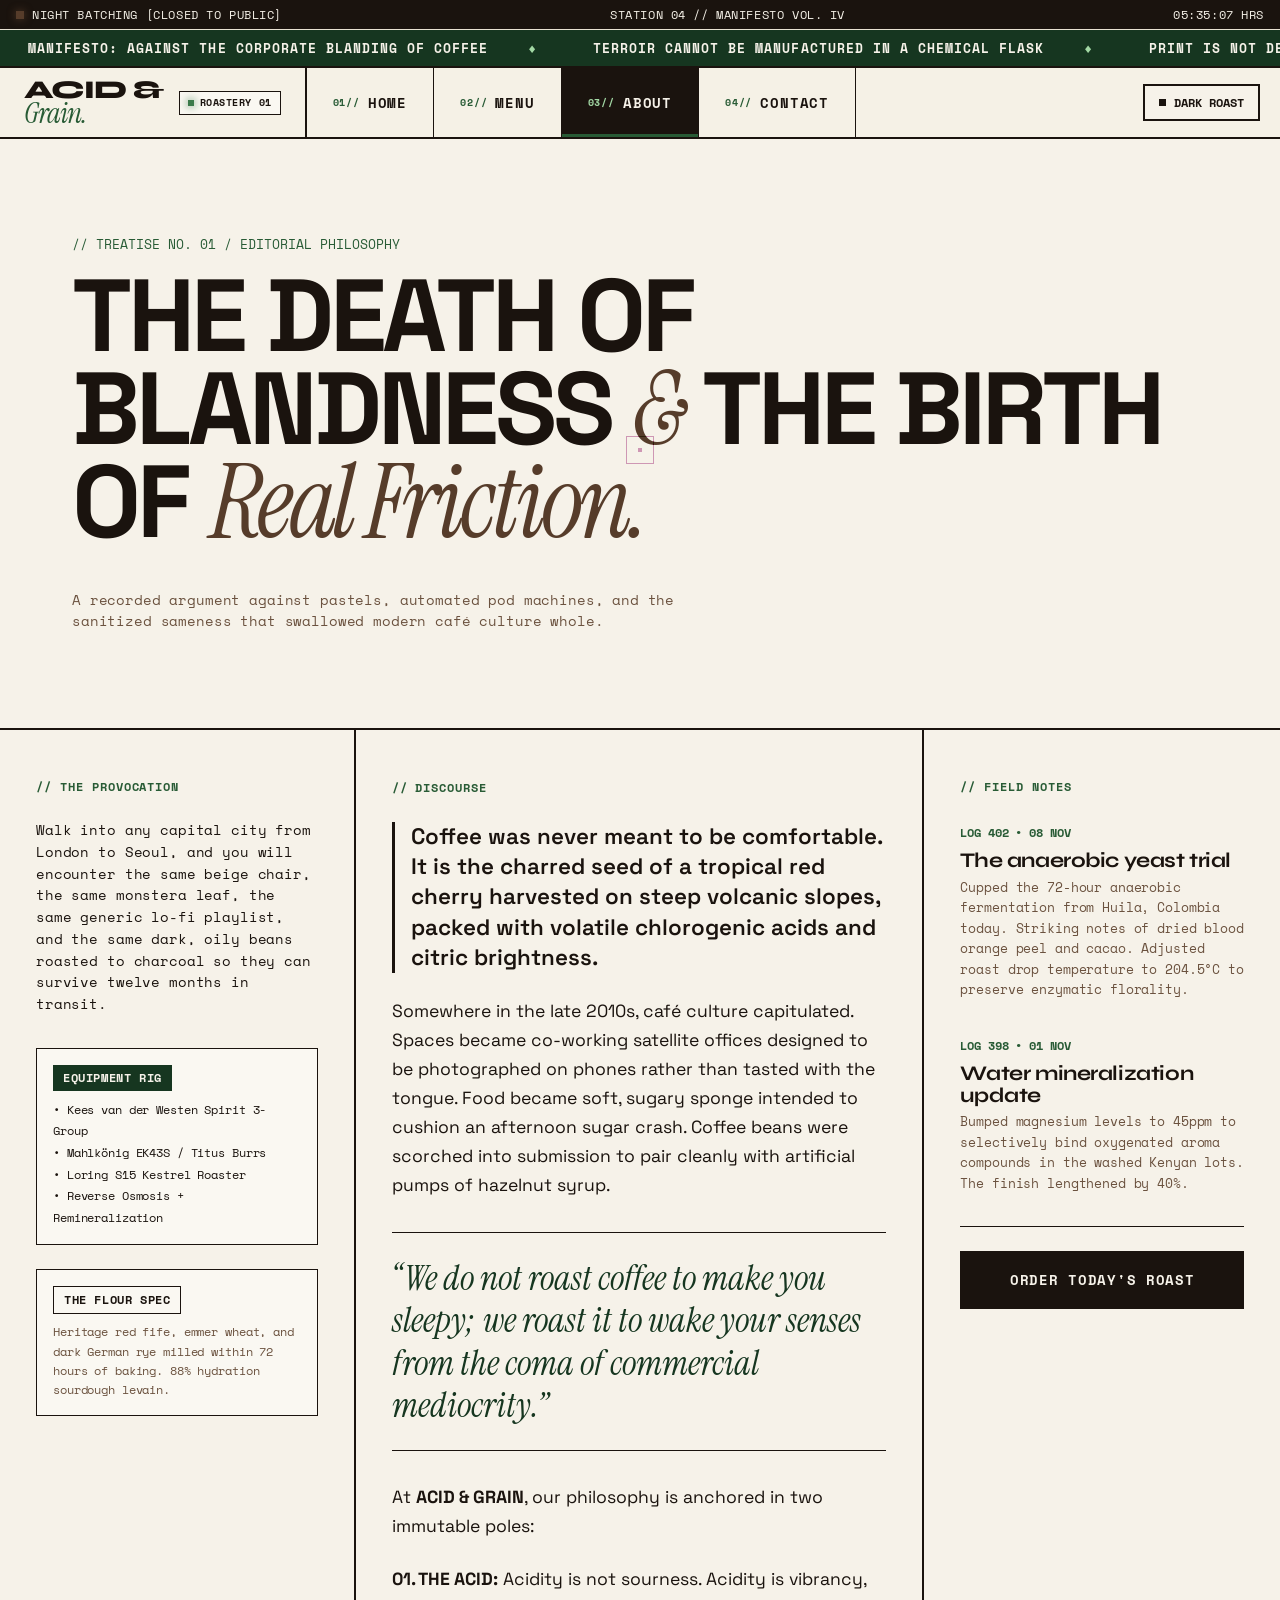
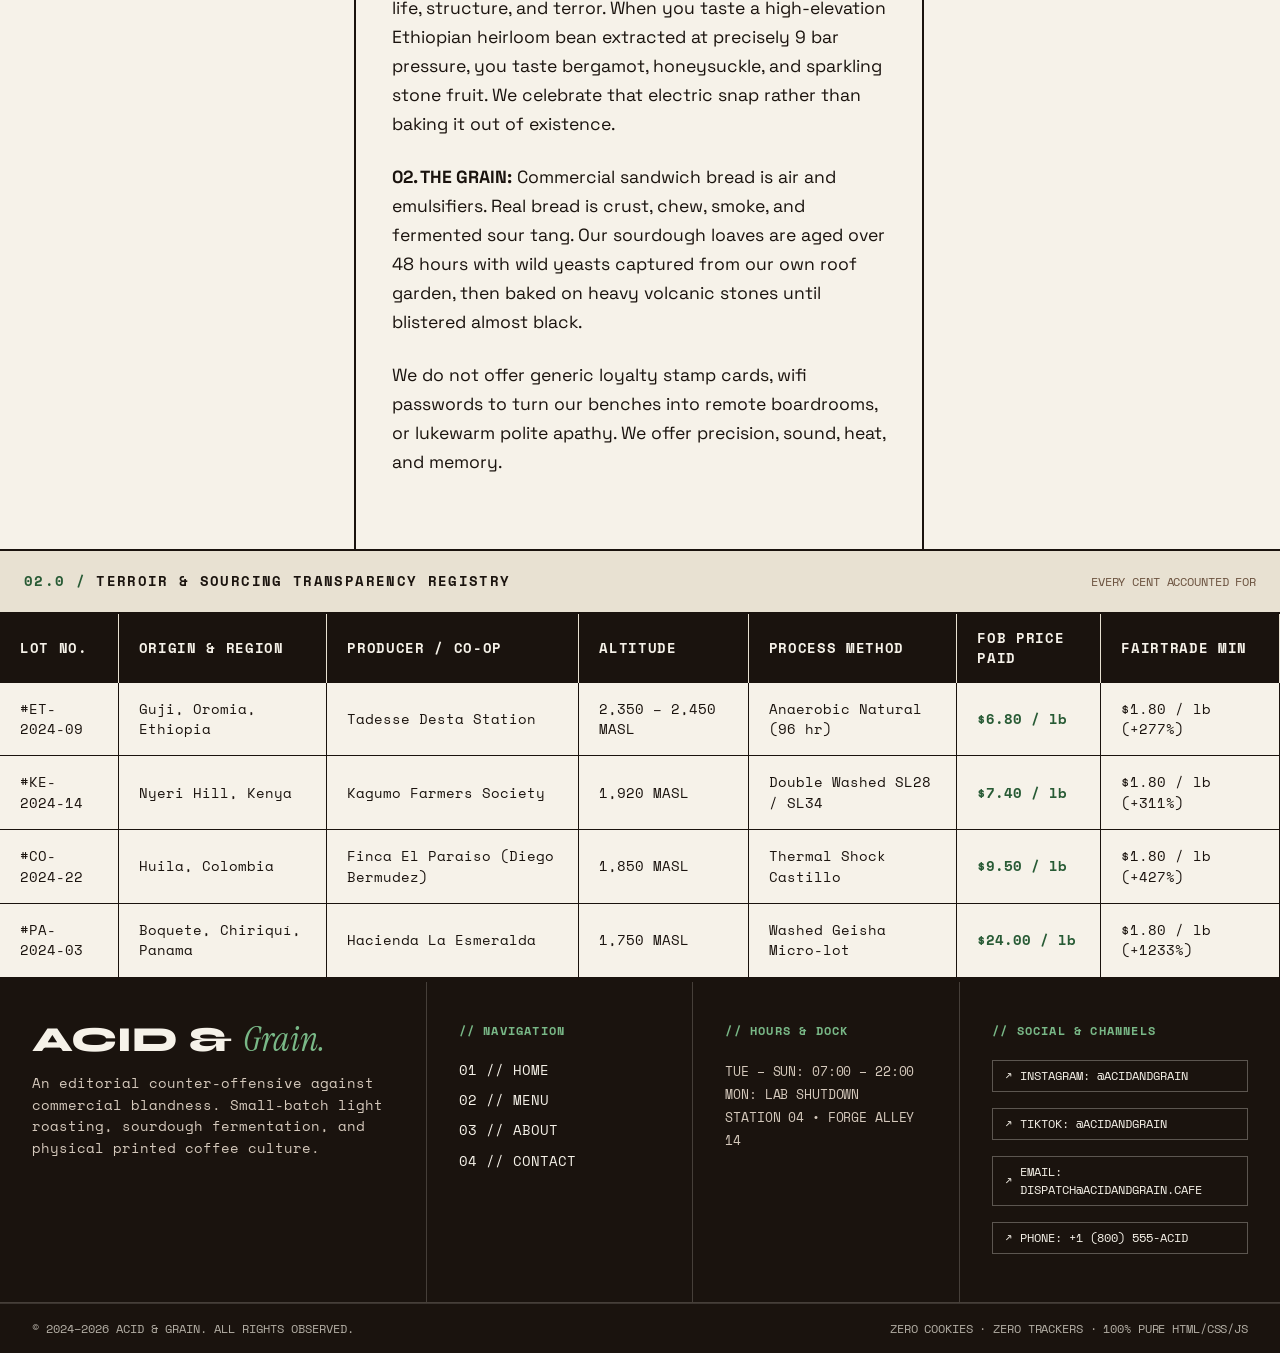
<file: about.html>
<!DOCTYPE html>
<html lang="en">

<head>
  <meta charset="UTF-8">
  <meta name="viewport" content="width=device-width, initial-scale=1.0">
  <title>ACID &amp; GRAIN CAFE</title>
  <meta name="description"
    content="An independent editorial treatise on coffee extraction, wild sourdough fermentation, and intentional café culture.">
  <link rel="icon" type="image/svg+xml" href="favicon.svg">
  <link rel="alternate icon" href="assets/favicon.svg">
  <link rel="stylesheet" href="css/style.css">
</head>

<body>

  <!-- Top System Telemetry Bar -->
  <aside class="system-status-bar" aria-label="Roastery Telemetry">
    <div class="status-indicator" id="roastery-status">
      <span class="status-dot"></span> EXTRACTION LIVE [ACTIVE]
    </div>
    <div>STATION 04 // MANIFESTO VOL. IV</div>
    <div style="display: flex; gap: 16px; align-items: center;">
      <span id="live-clock">00:00:00 HRS</span>
    </div>
  </aside>

  <!-- Live Marquee Ticker -->
  <div class="ticker-wrap" aria-hidden="true">
    <div class="ticker">
      <div class="ticker-item">MANIFESTO: AGAINST THE CORPORATE BLANDING OF COFFEE</div>
      <div class="ticker-item">TERROIR CANNOT BE MANUFACTURED IN A CHEMICAL FLASK</div>
      <div class="ticker-item">PRINT IS NOT DEAD // NEITHER IS ACIDITY</div>
      <div class="ticker-item">100% DIRECT TRADE · NO INTERMEDIARY EXPORTERS</div>
      <div class="ticker-item">MANIFESTO: AGAINST THE CORPORATE BLANDING OF COFFEE</div>
      <div class="ticker-item">TERROIR CANNOT BE MANUFACTURED IN A CHEMICAL FLASK</div>
    </div>
  </div>

  <!-- Primary Navigation -->
  <header class="site-header">
    <nav class="header-grid" aria-label="Main Navigation">
      <div class="brand-col">
        <a href="index.html" class="brand-mark" aria-label="Acid & Grain Homepage">
          <span>ACID &amp;</span>
          <span>Grain.</span>
        </a>
        <div class="brand-badge-pill" title="Current Batch">
          <span class="status-dot" style="width: 6px; height: 6px;"></span>
          <span>ROASTERY 01</span>
        </div>
      </div>

      <div class="nav-links-col">
        <a href="index.html" class="nav-item">
          <span class="index-tag">01//</span> HOME
        </a>
        <a href="menu.html" class="nav-item">
          <span class="index-tag">02//</span> MENU
          <span class="nav-slip-badge" id="nav-slip-count" style="display: none;">(0)</span>
        </a>
        <a href="about.html" class="nav-item active">
          <span class="index-tag">03//</span> ABOUT
        </a>
        <a href="contact.html" class="nav-item">
          <span class="index-tag">04//</span> CONTACT
        </a>
      </div>

      <div class="header-actions-col">
        <button class="toggle-btn" id="theme-toggle" aria-label="Toggle Dark Roast Mode">
          <span class="toggle-indicator-dot" aria-hidden="true"></span>
          <span class="theme-text">DARK ROAST</span>
        </button>
      </div>
    </nav>
  </header>

  <main class="main-wrapper">
    <!-- Editorial Hero -->
    <section class="editorial-hero">
      <div class="editorial-kicker">// TREATISE NO. 01 / EDITORIAL PHILOSOPHY</div>
      <h1 class="editorial-giant-title">
        The Death of Blandness <em>&amp;</em> the Birth of <em>Real Friction.</em>
      </h1>
      <div class="mono" style="font-size: 0.9rem; color: var(--text-muted); max-width: 650px;">
        A recorded argument against pastels, automated pod machines, and the sanitized sameness that swallowed modern
        café culture whole.
      </div>
    </section>

    <!-- Asymmetrical Editorial Story Grid -->
    <section class="story-columns">
      <!-- Left Column: Context & Metadata -->
      <aside class="story-col">
        <div class="story-col-label">// THE PROVOCATION</div>
        <p class="mono" style="font-size: 0.85rem; line-height: 1.6; margin-bottom: 32px;">
          Walk into any capital city from London to Seoul, and you will encounter the same beige chair, the same
          monstera leaf, the same generic lo-fi playlist, and the same dark, oily beans roasted to charcoal so they can
          survive twelve months in transit.
        </p>

        <div style="border: var(--border-thin); padding: 16px; background: var(--bg-card); margin-bottom: 24px;">
          <div class="stamp" style="margin-bottom: 8px;">EQUIPMENT RIG</div>
          <ul class="mono" style="font-size: 0.75rem; list-style: none; line-height: 1.8;">
            <li>&bull; Kees van der Westen Spirit 3-Group</li>
            <li>&bull; Mahlk&ouml;nig EK43S / Titus Burrs</li>
            <li>&bull; Loring S15 Kestrel Roaster</li>
            <li>&bull; Reverse Osmosis + Remineralization</li>
          </ul>
        </div>

        <div style="border: var(--border-thin); padding: 16px; background: var(--bg-card);">
          <div class="stamp stamp-outline" style="margin-bottom: 8px;">THE FLOUR SPEC</div>
          <p class="mono" style="font-size: 0.75rem; line-height: 1.6; color: var(--text-muted);">
            Heritage red fife, emmer wheat, and dark German rye milled within 72 hours of baking. 88% hydration
            sourdough levain.
          </p>
        </div>
      </aside>

      <!-- Center Column: The Primary Manifesto Text -->
      <article class="story-col story-body">
        <div class="story-col-label">// DISCOURSE</div>
        <p class="lead">
          Coffee was never meant to be comfortable. It is the charred seed of a tropical red cherry harvested on steep
          volcanic slopes, packed with volatile chlorogenic acids and citric brightness.
        </p>

        <p>
          Somewhere in the late 2010s, café culture capitulated. Spaces became co-working satellite offices designed to
          be photographed on phones rather than tasted with the tongue. Food became soft, sugary sponge intended to
          cushion an afternoon sugar crash. Coffee beans were scorched into submission to pair cleanly with artificial
          pumps of hazelnut syrup.
        </p>

        <blockquote class="pull-quote">
          “We do not roast coffee to make you sleepy; we roast it to wake your senses from the coma of commercial
          mediocrity.”
        </blockquote>

        <p>
          At <strong>ACID &amp; GRAIN</strong>, our philosophy is anchored in two immutable poles:
        </p>

        <p>
          <strong>01. THE ACID:</strong> Acidity is not sourness. Acidity is vibrancy, life, structure, and terror. When
          you taste a high-elevation Ethiopian heirloom bean extracted at precisely 9 bar pressure, you taste bergamot,
          honeysuckle, and sparkling stone fruit. We celebrate that electric snap rather than baking it out of
          existence.
        </p>

        <p>
          <strong>02. THE GRAIN:</strong> Commercial sandwich bread is air and emulsifiers. Real bread is crust, chew,
          smoke, and fermented sour tang. Our sourdough loaves are aged over 48 hours with wild yeasts captured from our
          own roof garden, then baked on heavy volcanic stones until blistered almost black.
        </p>

        <p>
          We do not offer generic loyalty stamp cards, wifi passwords to turn our benches into remote boardrooms, or
          lukewarm polite apathy. We offer precision, sound, heat, and memory.
        </p>
      </article>

      <!-- Right Column: Roaster's Log & Artifacts -->
      <aside class="story-col">
        <div class="story-col-label">// FIELD NOTES</div>

        <div style="margin-bottom: 32px;">
          <span class="mono" style="font-size: 0.75rem; color: var(--green-acid); font-weight: 700;">LOG 402 &bull; 08
            NOV</span>
          <h4 style="font-family: var(--font-display); font-size: 1.3rem; margin: 6px 0;">The anaerobic yeast trial</h4>
          <p class="mono" style="font-size: 0.8rem; line-height: 1.6; color: var(--text-muted);">
            Cupped the 72-hour anaerobic fermentation from Huila, Colombia today. Striking notes of dried blood orange
            peel and cacao. Adjusted roast drop temperature to 204.5°C to preserve enzymatic florality.
          </p>
        </div>

        <div style="margin-bottom: 32px;">
          <span class="mono" style="font-size: 0.75rem; color: var(--green-acid); font-weight: 700;">LOG 398 &bull; 01
            NOV</span>
          <h4 style="font-family: var(--font-display); font-size: 1.3rem; margin: 6px 0;">Water mineralization update
          </h4>
          <p class="mono" style="font-size: 0.8rem; line-height: 1.6; color: var(--text-muted);">
            Bumped magnesium levels to 45ppm to selectively bind oxygenated aroma compounds in the washed Kenyan lots.
            The finish lengthened by 40%.
          </p>
        </div>

        <div style="border-top: var(--border-thin); padding-top: 24px;">
          <a href="menu.html" class="btn-brutal" style="width: 100%;">
            <span>ORDER TODAY'S ROAST</span>
          </a>
        </div>
      </aside>
    </section>

    <!-- Sourcing Transparency Table -->
    <section>
      <header class="section-header">
        <div class="section-title">
          <span class="section-counter">02.0 /</span> TERROIR &amp; SOURCING TRANSPARENCY REGISTRY
        </div>
        <div class="mono" style="font-size: 0.75rem; color: var(--text-muted);">
          EVERY CENT ACCOUNTED FOR
        </div>
      </header>

      <div class="data-table-wrap">
        <table class="brutal-table">
          <thead>
            <tr>
              <th>LOT NO.</th>
              <th>ORIGIN &amp; REGION</th>
              <th>PRODUCER / CO-OP</th>
              <th>ALTITUDE</th>
              <th>PROCESS METHOD</th>
              <th>FOB PRICE PAID</th>
              <th>FAIRTRADE MIN</th>
            </tr>
          </thead>
          <tbody>
            <tr>
              <td>#ET-2024-09</td>
              <td>Guji, Oromia, Ethiopia</td>
              <td>Tadesse Desta Station</td>
              <td>2,350 &ndash; 2,450 MASL</td>
              <td>Anaerobic Natural (96 hr)</td>
              <td style="color: var(--green-acid); font-weight: bold;">$6.80 / lb</td>
              <td>$1.80 / lb (+277%)</td>
            </tr>
            <tr>
              <td>#KE-2024-14</td>
              <td>Nyeri Hill, Kenya</td>
              <td>Kagumo Farmers Society</td>
              <td>1,920 MASL</td>
              <td>Double Washed SL28 / SL34</td>
              <td style="color: var(--green-acid); font-weight: bold;">$7.40 / lb</td>
              <td>$1.80 / lb (+311%)</td>
            </tr>
            <tr>
              <td>#CO-2024-22</td>
              <td>Huila, Colombia</td>
              <td>Finca El Paraiso (Diego Bermudez)</td>
              <td>1,850 MASL</td>
              <td>Thermal Shock Castillo</td>
              <td style="color: var(--green-acid); font-weight: bold;">$9.50 / lb</td>
              <td>$1.80 / lb (+427%)</td>
            </tr>
            <tr>
              <td>#PA-2024-03</td>
              <td>Boquete, Chiriqu&iacute;, Panama</td>
              <td>Hacienda La Esmeralda</td>
              <td>1,750 MASL</td>
              <td>Washed Geisha Micro-lot</td>
              <td style="color: var(--green-acid); font-weight: bold;">$24.00 / lb</td>
              <td>$1.80 / lb (+1233%)</td>
            </tr>
          </tbody>
        </table>
      </div>
    </section>
  </main>

  <!-- Editorial Brutalist Footer -->
  <footer class="site-footer">
    <div class="footer-top-grid">
      <div class="footer-col">
        <div class="footer-brand">ACID &amp; <span>Grain.</span></div>
        <p class="footer-tagline">
          An editorial counter-offensive against commercial blandness. Small-batch light roasting, sourdough
          fermentation, and physical printed coffee culture.
        </p>
      </div>

      <div class="footer-col">
        <div class="footer-heading">// NAVIGATION</div>
        <ul class="footer-links">
          <li><a href="index.html">01 // HOME</a></li>
          <li><a href="menu.html">02 // MENU</a></li>
          <li><a href="about.html">03 // ABOUT</a></li>
          <li><a href="contact.html">04 // CONTACT</a></li>
        </ul>
      </div>

      <div class="footer-col">
        <div class="footer-heading">// HOURS &amp; DOCK</div>
        <div class="mono footer-schedule">
          TUE &ndash; SUN: 07:00 &ndash; 22:00<br>
          MON: LAB SHUTDOWN<br>
          STATION 04 &bull; FORGE ALLEY 14
        </div>
      </div>

      <div class="footer-col">
        <div class="footer-heading">// SOCIAL &amp; CHANNELS</div>
        <div style="display: flex; flex-direction: column; gap: 8px;">
          <a href="https://instagram.com" target="_blank" rel="noopener noreferrer" class="footer-social-pill">
            <span>↗</span> INSTAGRAM: @ACIDANDGRAIN
          </a>
          <a href="https://tiktok.com" target="_blank" rel="noopener noreferrer" class="footer-social-pill">
            <span>↗</span> TIKTOK: @ACIDANDGRAIN
          </a>
          <a href="mailto:dispatch@acidandgrain.cafe" class="footer-social-pill">
            <span>↗</span> EMAIL: DISPATCH@ACIDANDGRAIN.CAFE
          </a>
          <a href="tel:+18005552243" class="footer-social-pill">
            <span>↗</span> PHONE: +1 (800) 555-ACID
          </a>
        </div>
      </div>
    </div>

    <div class="footer-bottom-bar">
      <span>&copy; 2024&ndash;2026 ACID &amp; GRAIN. ALL RIGHTS OBSERVED.</span>
      <span class="mono">ZERO COOKIES · ZERO TRACKERS · 100% PURE HTML/CSS/JS</span>
    </div>
  </footer>

  <script src="js/main.js"></script>
</body>

</html>
</file>
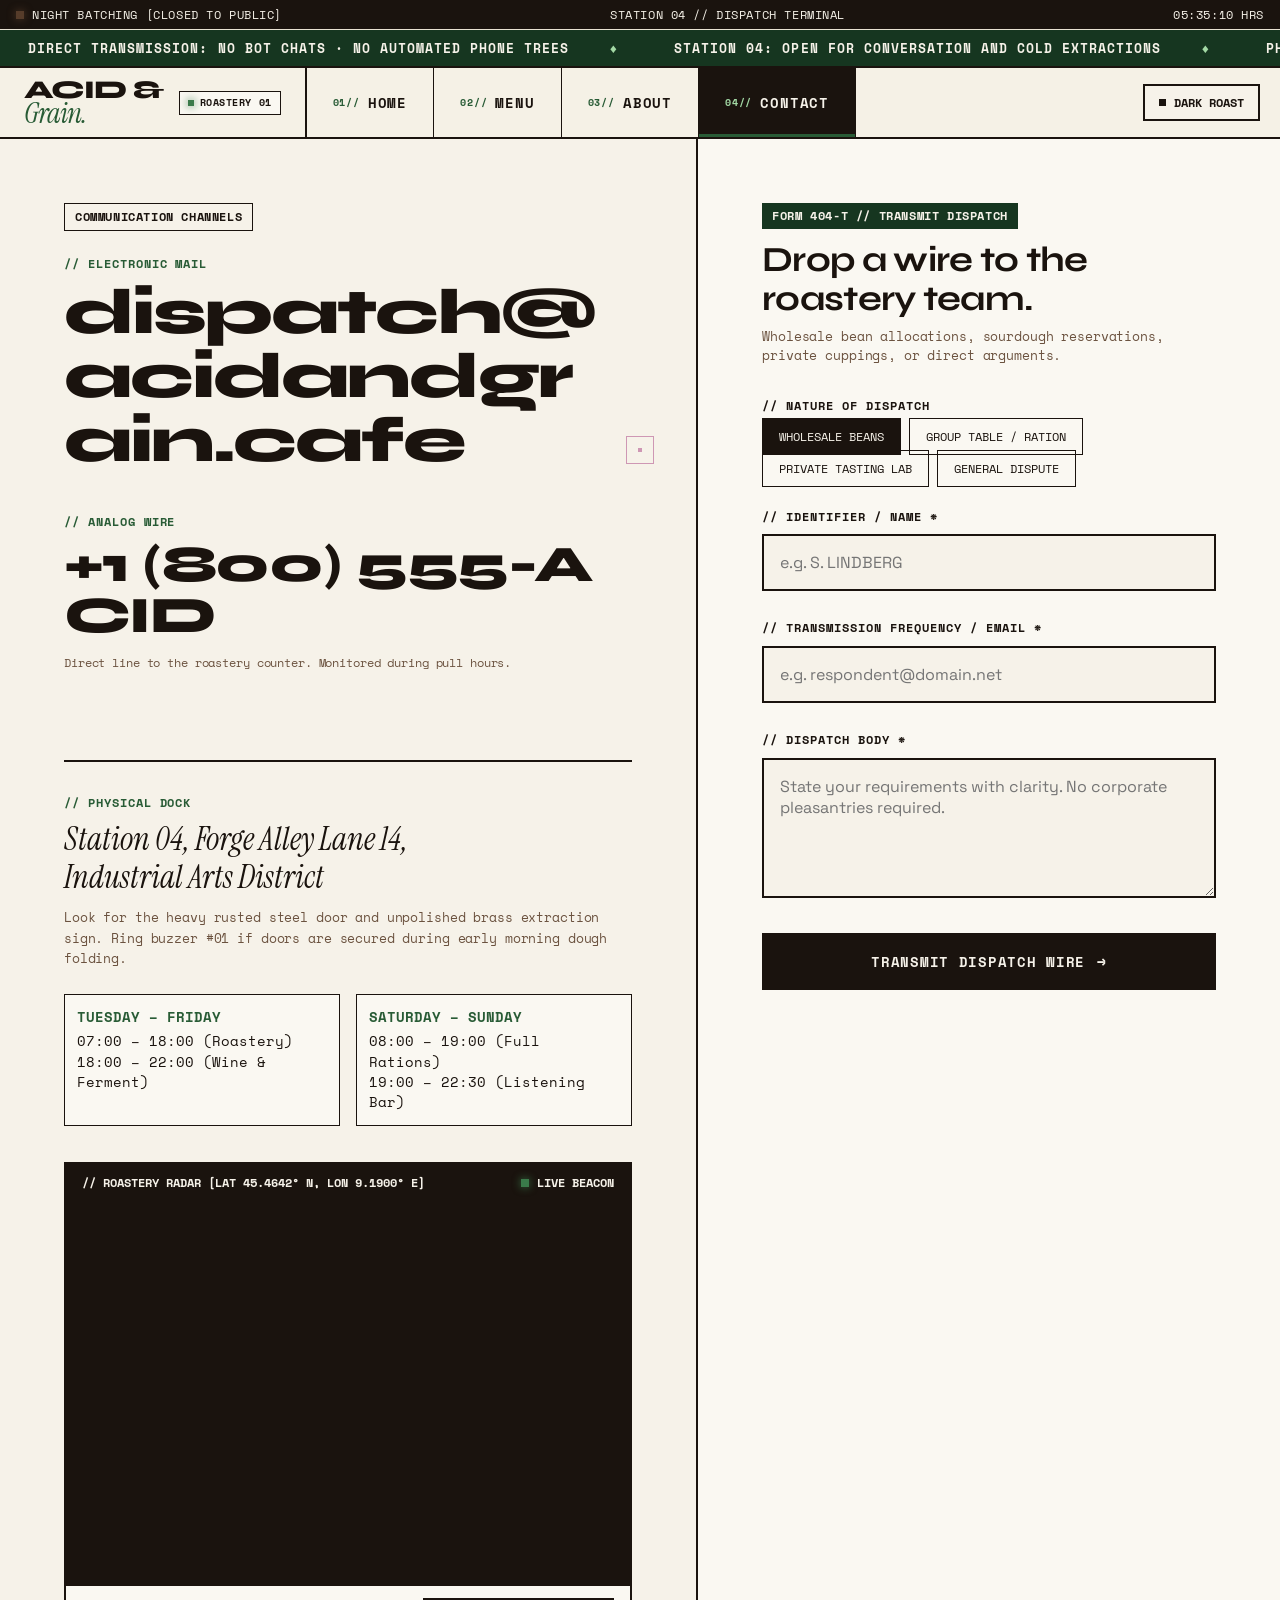
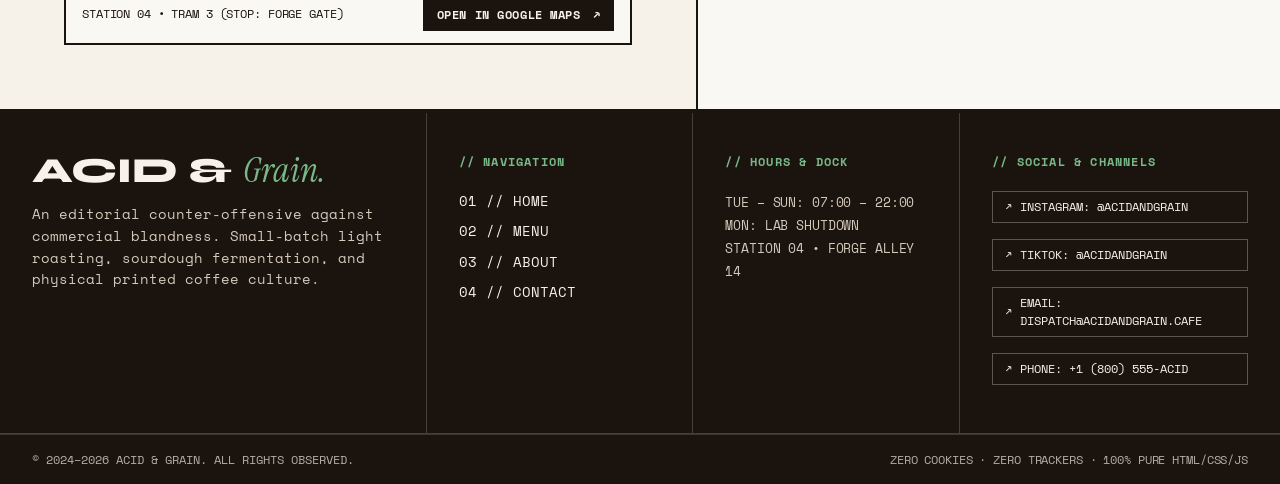
<file: contact.html>
<!DOCTYPE html>
<html lang="en">

<head>
  <meta charset="UTF-8">
  <meta name="viewport" content="width=device-width, initial-scale=1.0">
  <title>ACID &amp; GRAIN CAFE</title>
  <meta name="description" content="Coordinates, direct terminal contact, and roastery dispatch for Acid & Grain Cafe.">
  <link rel="icon" type="image/svg+xml" href="favicon.svg">
  <link rel="alternate icon" href="assets/favicon.svg">
  <link rel="stylesheet" href="css/style.css">
</head>

<body>

  <!-- Top System Telemetry Bar -->
  <aside class="system-status-bar" aria-label="Roastery Telemetry">
    <div class="status-indicator" id="roastery-status">
      <span class="status-dot"></span> EXTRACTION LIVE [ACTIVE]
    </div>
    <div>STATION 04 // DISPATCH TERMINAL</div>
    <div style="display: flex; gap: 16px; align-items: center;">
      <span id="live-clock">00:00:00 HRS</span>
    </div>
  </aside>

  <!-- Live Marquee Ticker -->
  <div class="ticker-wrap" aria-hidden="true">
    <div class="ticker">
      <div class="ticker-item">DIRECT TRANSMISSION: NO BOT CHATS · NO AUTOMATED PHONE TREES</div>
      <div class="ticker-item">STATION 04: OPEN FOR CONVERSATION AND COLD EXTRACTIONS</div>
      <div class="ticker-item">PHYSICAL VISITATION STRONGLY ENCOURAGED</div>
      <div class="ticker-item">DIRECT TRANSMISSION: NO BOT CHATS · NO AUTOMATED PHONE TREES</div>
      <div class="ticker-item">STATION 04: OPEN FOR CONVERSATION AND COLD EXTRACTIONS</div>
    </div>
  </div>

  <!-- Primary Navigation -->
  <header class="site-header">
    <nav class="header-grid" aria-label="Main Navigation">
      <div class="brand-col">
        <a href="index.html" class="brand-mark" aria-label="Acid & Grain Homepage">
          <span>ACID &amp;</span>
          <span>Grain.</span>
        </a>
        <div class="brand-badge-pill" title="Current Batch">
          <span class="status-dot" style="width: 6px; height: 6px;"></span>
          <span>ROASTERY 01</span>
        </div>
      </div>

      <div class="nav-links-col">
        <a href="index.html" class="nav-item">
          <span class="index-tag">01//</span> HOME
        </a>
        <a href="menu.html" class="nav-item">
          <span class="index-tag">02//</span> MENU
          <span class="nav-slip-badge" id="nav-slip-count" style="display: none;">(0)</span>
        </a>
        <a href="about.html" class="nav-item">
          <span class="index-tag">03//</span> ABOUT
        </a>
        <a href="contact.html" class="nav-item active">
          <span class="index-tag">04//</span> CONTACT
        </a>
      </div>

      <div class="header-actions-col">
        <button class="toggle-btn" id="theme-toggle" aria-label="Toggle Dark Roast Mode">
          <span class="toggle-indicator-dot" aria-hidden="true"></span>
          <span class="theme-text">DARK ROAST</span>
        </button>
      </div>
    </nav>
  </header>

  <main class="main-wrapper">
    <div class="contact-grid">
      <!-- Left Column: Prominent Typography & Coordinates -->
      <section class="contact-info-pane">
        <div>
          <div class="stamp stamp-outline" style="margin-bottom: 24px;">COMMUNICATION CHANNELS</div>

          <div style="margin-bottom: 40px;">
            <span class="form-label"
              style="color: var(--green-acid); font-family: var(--font-mono); font-size: 0.75rem;">// ELECTRONIC
              MAIL</span>
            <a href="mailto:dispatch@acidandgrain.internal" class="giant-contact-link">
              dispatch@<br>acidandgrain.cafe
            </a>
          </div>

          <div style="margin-bottom: 40px;">
            <span class="form-label"
              style="color: var(--green-acid); font-family: var(--font-mono); font-size: 0.75rem;">// ANALOG WIRE</span>
            <a href="tel:+18005552243" class="giant-contact-link" style="font-size: clamp(2rem, 4vw, 3.4rem);">
              +1 (800) 555-ACID
            </a>
            <div class="mono" style="font-size: 0.75rem; color: var(--text-muted); margin-top: -12px;">
              Direct line to the roastery counter. Monitored during pull hours.
            </div>
          </div>
        </div>

        <div class="location-block">
          <span class="form-label"
            style="color: var(--green-acid); font-family: var(--font-mono); font-size: 0.75rem;">// PHYSICAL DOCK</span>
          <div class="location-address">
            Station 04, Forge Alley Lane 14,<br>
            Industrial Arts District
          </div>
          <p class="mono" style="font-size: 0.8rem; color: var(--text-muted); line-height: 1.6;">
            Look for the heavy rusted steel door and unpolished brass extraction sign. Ring buzzer #01 if doors are
            secured during early morning dough folding.
          </p>

          <!-- Operating Hours Matrix -->
          <div class="location-hours-matrix">
            <div class="hours-cell">
              <strong>TUESDAY &ndash; FRIDAY</strong>
              <span>07:00 &ndash; 18:00 (Roastery)</span><br>
              <span>18:00 &ndash; 22:00 (Wine &amp; Ferment)</span>
            </div>
            <div class="hours-cell">
              <strong>SATURDAY &ndash; SUNDAY</strong>
              <span>08:00 &ndash; 19:00 (Full Rations)</span><br>
              <span>19:00 &ndash; 22:30 (Listening Bar)</span>
            </div>
          </div>

          <!-- Interactive Map Container -->
          <div class="contact-map-wrapper">
            <div class="map-header-bar">
              <span>// ROASTERY RADAR [LAT 45.4642° N, LON 9.1900° E]</span>
              <span class="status-indicator">
                <span class="status-dot"></span> LIVE BEACON
              </span>
            </div>
            <div class="map-frame-container">
              <iframe class="map-frame" title="Café Roastery Location Map"
                src="https://www.openstreetmap.org/export/embed.html?bbox=9.1750%2C45.4550%2C9.2050%2C45.4750&amp;layer=mapnik&amp;marker=45.4642%2C9.1900"
                loading="lazy">
              </iframe>
            </div>
            <div class="map-actions-bar">
              <div class="mono" style="font-size: 0.75rem; color: var(--text);">
                STATION 04 &bull; TRAM 3 (STOP: FORGE GATE)
              </div>
              <div style="display: flex; gap: 8px;">
                <a href="https://maps.google.com/?q=45.4642,9.1900" target="_blank" rel="noopener noreferrer"
                  class="btn-brutal" style="padding: 6px 12px; font-size: 0.72rem;">
                  <span>OPEN IN GOOGLE MAPS</span>
                  <span>↗</span>
                </a>
              </div>
            </div>
          </div>
        </div>
      </section>

      <!-- Right Column: Brutalist Dispatch Form -->
      <section class="contact-form-pane">
        <div style="margin-bottom: 32px;">
          <div class="stamp" style="margin-bottom: 12px;">FORM 404-T // TRANSMIT DISPATCH</div>
          <h2 style="font-family: var(--font-display); font-size: 2.2rem; line-height: 1.1; margin-bottom: 8px;">
            Drop a wire to the roastery team.
          </h2>
          <p class="mono" style="font-size: 0.8rem; color: var(--text-muted);">
            Wholesale bean allocations, sourdough reservations, private cuppings, or direct arguments.
          </p>
        </div>

        <form id="contact-form" autocomplete="off">
          <div class="form-group">
            <label class="form-label" for="c-intent">// NATURE OF DISPATCH</label>
            <div class="radio-pills">
              <label>
                <input type="radio" name="intent" value="bean" checked>
                <span class="radio-pill-label">WHOLESALE BEANS</span>
              </label>
              <label>
                <input type="radio" name="intent" value="table">
                <span class="radio-pill-label">GROUP TABLE / RATION</span>
              </label>
              <label>
                <input type="radio" name="intent" value="cupping">
                <span class="radio-pill-label">PRIVATE TASTING LAB</span>
              </label>
              <label>
                <input type="radio" name="intent" value="general">
                <span class="radio-pill-label">GENERAL DISPUTE</span>
              </label>
            </div>
          </div>

          <div class="form-group">
            <label class="form-label" for="c-name">// IDENTIFIER / NAME *</label>
            <input type="text" id="c-name" class="form-control" placeholder="e.g. S. LINDBERG" required>
          </div>

          <div class="form-group">
            <label class="form-label" for="c-email">// TRANSMISSION FREQUENCY / EMAIL *</label>
            <input type="email" id="c-email" class="form-control" placeholder="e.g. respondent@domain.net" required>
          </div>

          <div class="form-group">
            <label class="form-label" for="c-msg">// DISPATCH BODY *</label>
            <textarea id="c-msg" class="form-control"
              placeholder="State your requirements with clarity. No corporate pleasantries required."
              required></textarea>
          </div>

          <button type="submit" class="btn-brutal" style="width: 100%;">
            <span>TRANSMIT DISPATCH WIRE</span>
            <span>&rarr;</span>
          </button>
        </form>
      </section>
    </div>
  </main>

  <!-- Editorial Brutalist Footer -->
  <footer class="site-footer">
    <div class="footer-top-grid">
      <div class="footer-col">
        <div class="footer-brand">ACID &amp; <span>Grain.</span></div>
        <p class="footer-tagline">
          An editorial counter-offensive against commercial blandness. Small-batch light roasting, sourdough
          fermentation, and physical printed coffee culture.
        </p>
      </div>

      <div class="footer-col">
        <div class="footer-heading">// NAVIGATION</div>
        <ul class="footer-links">
          <li><a href="index.html">01 // HOME</a></li>
          <li><a href="menu.html">02 // MENU</a></li>
          <li><a href="about.html">03 // ABOUT</a></li>
          <li><a href="contact.html">04 // CONTACT</a></li>
        </ul>
      </div>

      <div class="footer-col">
        <div class="footer-heading">// HOURS &amp; DOCK</div>
        <div class="mono footer-schedule">
          TUE &ndash; SUN: 07:00 &ndash; 22:00<br>
          MON: LAB SHUTDOWN<br>
          STATION 04 &bull; FORGE ALLEY 14
        </div>
      </div>

      <div class="footer-col">
        <div class="footer-heading">// SOCIAL &amp; CHANNELS</div>
        <div style="display: flex; flex-direction: column; gap: 8px;">
          <a href="https://instagram.com" target="_blank" rel="noopener noreferrer" class="footer-social-pill">
            <span>↗</span> INSTAGRAM: @ACIDANDGRAIN
          </a>
          <a href="https://tiktok.com" target="_blank" rel="noopener noreferrer" class="footer-social-pill">
            <span>↗</span> TIKTOK: @ACIDANDGRAIN
          </a>
          <a href="mailto:dispatch@acidandgrain.cafe" class="footer-social-pill">
            <span>↗</span> EMAIL: DISPATCH@ACIDANDGRAIN.CAFE
          </a>
          <a href="tel:+18005552243" class="footer-social-pill">
            <span>↗</span> PHONE: +1 (800) 555-ACID
          </a>
        </div>
      </div>
    </div>

    <div class="footer-bottom-bar">
      <span>&copy; 2024&ndash;2026 ACID &amp; GRAIN. ALL RIGHTS OBSERVED.</span>
      <span class="mono">ZERO COOKIES · ZERO TRACKERS · 100% PURE HTML/CSS/JS</span>
    </div>
  </footer>

  <script src="js/main.js"></script>
</body>

</html>
</file>
<file: css/style.css>
/* ==========================================================================
   ACID & GRAIN CAFE — Core Stylesheet
   Palette: Espresso Brown / Warm Cream / Botanical Deep Green
   ========================================================================== */

@import url('https://fonts.googleapis.com/css2?family=Instrument+Serif:ital@0;1&family=Space+Grotesk:wght@400;600;700&family=Space+Mono:ital,wght@0,400;0,700;1,400&family=Syne:wght@700;800&display=swap');

:root {
  /* ==========================================================================
     STRICT 3-TONE HARMONY: BROWN, CREAM & GREEN
     ========================================================================== */
  /* TONE 1: CREAM (Canvas, Paper & Light Ground) */
  --cream: #F6F2E9;          /* Warm unbleached linen ground */
  --cream-light: #FAF8F2;    /* Pure milk-foam paper */
  --cream-dark: #E8E1D2;     /* Warm toasted stone cream */
  --cream-tint: rgba(246, 242, 233, 0.95);
  
  /* TONE 2: BROWN (Structure, Ink, Typography & Roastery Earth) */
  --espresso: #1A130E;       /* Black-roast espresso ink */
  --espresso-soft: #271C14;  /* Deep roasted walnut */
  --clay: #563C2A;           /* Warm terracotta timber */
  --brown-muted: #6B523F;    /* Soft clay editorial secondary */
  
  /* TONE 3: GREEN (Botanical Foliage, Living Accents & Stamps) */
  --green-deep: #163620;     /* Deep brutalist forest green */
  --green-acid: #285B35;     /* Striking botanical green */
  --green-accent: #3A7A4A;   /* Foliage highlight & active beacon */
  --green-light: #E5EDE6;    /* Botanical sage wash */

  /* Semantic mappings */
  --bg: var(--cream);
  --bg-card: var(--cream-light);
  --text: var(--espresso);
  --text-muted: var(--brown-muted);
  --border: var(--espresso);
  --border-thick: 2px solid var(--espresso);
  --border-thin: 1px solid var(--espresso);
  --border-green: 1px solid var(--green-acid);
  
  /* Typography */
  --font-serif: 'Instrument Serif', Georgia, 'Times New Roman', serif;
  --font-display: 'Syne', -apple-system, sans-serif;
  --font-sans: 'Space Grotesk', -apple-system, BlinkMacSystemFont, sans-serif;
  --font-mono: 'Space Mono', 'Courier New', monospace;

  /* Spacing & Layout */
  --spacing-unit: 8px;
  --header-height: 64px;
  --ticker-height: 38px;
  
  /* Transitions */
  --transition-fast: 150ms cubic-bezier(0.16, 1, 0.3, 1);
  --transition-med: 300ms cubic-bezier(0.16, 1, 0.3, 1);
}

/* Inversion Mode (Dark Roast: Rich Warm Espresso Canvas, Legible Bone Cream Typography) */
body.roast-mode {
  --bg: #140E0A;
  --bg-card: #1E1610;
  --cream-dark: #281D15;
  --text: #F8F5EE;
  --text-muted: #D5C9BC;          /* High contrast, soft warm cream for eye comfort */
  --border: rgba(248, 245, 238, 0.45);
  --border-thick: 2px solid rgba(248, 245, 238, 0.55);
  --border-thin: 1px solid rgba(248, 245, 238, 0.22);
  --border-green: 1px solid #4EA064;
  --green-deep: #1A3822;
  --green-acid: #3F7E50;
  --green-accent: #529E65;        /* Soft living foliage accent */
  --green-light: #162B1D;
}

/* ==========================================================================
   RESET & FOUNDATIONS
   ========================================================================== */
*, *::before, *::after {
  box-sizing: border-box;
  margin: 0;
  padding: 0;
}

html {
  font-size: 16px;
  scroll-behavior: smooth;
  background-color: var(--bg);
  color: var(--text);
  -webkit-font-smoothing: antialiased;
  -moz-osx-font-smoothing: grayscale;
}

/* Smooth Page Transition Support */
@view-transition {
  navigation: auto;
}

::view-transition-old(root) {
  animation: 180ms cubic-bezier(0.16, 1, 0.3, 1) both fade-out;
}

::view-transition-new(root) {
  animation: 240ms cubic-bezier(0.16, 1, 0.3, 1) both fade-in;
}

@keyframes fade-out {
  from { opacity: 1; transform: scale(1); }
  to { opacity: 0; transform: scale(0.995); }
}

@keyframes fade-in {
  from { opacity: 0; transform: scale(0.995); }
  to { opacity: 1; transform: scale(1); }
}

body {
  font-family: var(--font-sans);
  background-color: var(--bg);
  color: var(--text);
  line-height: 1.5;
  overflow-x: hidden;
  position: relative;
  min-height: 100vh;
  display: flex;
  flex-direction: column;
  opacity: 0;
  transition: opacity 0.25s cubic-bezier(0.16, 1, 0.3, 1), background-color var(--transition-med);
}

body.page-ready {
  opacity: 1;
}

body.is-leaving {
  opacity: 0;
  pointer-events: none;
}

/* Remove default focus outlines & apply high-contrast focus rings */
:focus-visible {
  outline: 3px solid var(--green-acid);
  outline-offset: 2px;
}

::selection {
  background-color: var(--green-deep);
  color: var(--cream);
}

/* Typography Fluidity */
h1, h2, h3, h4, h5 {
  font-weight: 700;
  line-height: 1.05;
  letter-spacing: -0.02em;
}

.serif-display {
  font-family: var(--font-serif);
  font-weight: 400;
  font-style: italic;
  letter-spacing: 0;
}

.mono {
  font-family: var(--font-mono);
  letter-spacing: -0.01em;
}

a {
  color: inherit;
  text-decoration: none;
}

button {
  font-family: inherit;
  background: none;
  border: none;
  cursor: pointer;
  color: inherit;
}

img {
  max-width: 100%;
  display: block;
  filter: contrast(108%) grayscale(15%);
}

/* ==========================================================================
   CUSTOM CURSOR (Editorial crosshair / stamp indicator)
   ========================================================================== */
.custom-cursor {
  position: fixed;
  top: 0;
  left: 0;
  width: 28px;
  height: 28px;
  border: 1.5px solid var(--green-acid);
  border-radius: 0;
  pointer-events: none;
  transform: translate(-50%, -50%);
  z-index: 9999;
  mix-blend-mode: difference;
  transition: width 0.15s ease, height 0.15s ease, background-color 0.15s ease;
  display: flex;
  align-items: center;
  justify-content: center;
}

.custom-cursor::after {
  content: '';
  width: 4px;
  height: 4px;
  background-color: var(--green-acid);
  display: block;
}

.custom-cursor.active {
  width: 64px;
  height: 64px;
  background-color: rgba(38, 91, 50, 0.2);
  border-color: var(--cream);
}

.custom-cursor.active::after {
  display: none;
}

@media (pointer: coarse) {
  .custom-cursor {
    display: none !important;
  }
}

/* ==========================================================================
   TOP SYSTEM BAR & EDITORIAL MARQUEE TICKER
   ========================================================================== */
.system-status-bar {
  background: var(--espresso);
  color: var(--cream);
  font-family: var(--font-mono);
  font-size: 0.72rem;
  padding: 6px 16px;
  display: flex;
  justify-content: space-between;
  align-items: center;
  border-bottom: 1px solid var(--cream-dark);
  text-transform: uppercase;
  letter-spacing: 0.05em;
  z-index: 100;
}

.status-indicator {
  display: inline-flex;
  align-items: center;
  gap: 8px;
}

.status-dot {
  width: 8px;
  height: 8px;
  background-color: var(--green-accent);
  box-shadow: 0 0 8px var(--green-accent);
  animation: pulse-dot 2s infinite;
}

@keyframes pulse-dot {
  0%, 100% { opacity: 1; transform: scale(1); }
  50% { opacity: 0.4; transform: scale(0.85); }
}

.ticker-wrap {
  width: 100%;
  overflow: hidden;
  background: var(--green-deep);
  color: var(--cream);
  border-bottom: var(--border-thick);
  height: var(--ticker-height);
  display: flex;
  align-items: center;
  user-select: none;
}

.ticker {
  display: inline-flex;
  white-space: nowrap;
  animation: marquee 28s linear infinite;
  font-family: var(--font-mono);
  font-size: 0.8rem;
  font-weight: 700;
  letter-spacing: 0.08em;
  text-transform: uppercase;
}

.ticker-wrap:hover .ticker {
  animation-play-state: paused;
}

.ticker-item {
  padding: 0 28px;
  display: inline-flex;
  align-items: center;
  gap: 12px;
}

.ticker-item::after {
  content: "♦";
  color: #A3D9A5;
  margin-left: 28px;
}

@keyframes marquee {
  0% { transform: translateX(0); }
  100% { transform: translateX(-50%); }
}

/* ==========================================================================
   NAVIGATION (Enhanced Architectural Editorial Dock)
   ========================================================================== */
.site-header {
  position: sticky;
  top: 0;
  z-index: 90;
  background: rgba(245, 241, 230, 0.94);
  backdrop-filter: blur(12px);
  -webkit-backdrop-filter: blur(12px);
  border-bottom: var(--border-thick);
  transition: all 0.25s cubic-bezier(0.16, 1, 0.3, 1);
}

body.roast-mode .site-header {
  background: rgba(20, 14, 10, 0.94);
}

.site-header.scrolled {
  box-shadow: 0 4px 16px rgba(24, 18, 12, 0.08);
  border-bottom: 2.5px solid var(--border);
}

.header-grid {
  display: grid;
  grid-template-columns: auto 1fr auto;
  align-items: stretch;
  min-height: var(--header-height);
  transition: min-height 0.25s ease;
}

.site-header.scrolled .header-grid {
  min-height: 56px;
}

.brand-col {
  padding: 10px 24px;
  border-right: var(--border-thick);
  display: flex;
  align-items: center;
  gap: 16px;
  background: transparent;
  transition: padding 0.25s ease;
}

.site-header.scrolled .brand-col {
  padding: 8px 20px;
}

.brand-mark {
  font-family: var(--font-display);
  font-size: 1.6rem;
  font-weight: 800;
  letter-spacing: -0.04em;
  display: flex;
  flex-direction: column;
  line-height: 0.9;
  position: relative;
  transition: transform 0.2s ease;
}

.brand-mark:hover {
  transform: scale(1.02);
}

.brand-mark span:last-child {
  color: var(--green-acid);
  font-family: var(--font-serif);
  font-size: 1.8rem;
  font-style: italic;
  font-weight: 400;
}

.brand-badge-pill {
  display: inline-flex;
  align-items: center;
  gap: 6px;
  padding: 3px 8px;
  border: 1px solid var(--border);
  background: var(--bg-card);
  font-family: var(--font-mono);
  font-size: 0.65rem;
  font-weight: 700;
  letter-spacing: 0.05em;
  text-transform: uppercase;
}

.nav-links-col {
  display: flex;
  align-items: stretch;
  background: transparent;
}

.nav-item {
  display: inline-flex;
  align-items: center;
  padding: 0 26px;
  font-family: var(--font-mono);
  font-size: 0.85rem;
  font-weight: 700;
  text-transform: uppercase;
  letter-spacing: 0.06em;
  border-right: var(--border-thin);
  position: relative;
  overflow: hidden;
  transition: all var(--transition-fast);
  color: var(--text);
}

.nav-item::before {
  content: '';
  position: absolute;
  bottom: 0;
  left: 0;
  width: 100%;
  height: 3px;
  background: var(--green-acid);
  transform: scaleX(0);
  transform-origin: left;
  transition: transform 0.25s cubic-bezier(0.16, 1, 0.3, 1);
}

.nav-item span.index-tag {
  font-size: 0.65rem;
  color: var(--green-acid);
  margin-right: 8px;
  transition: color var(--transition-fast);
}

.nav-item:hover, .nav-item.active {
  background: var(--espresso);
  color: var(--cream);
}

.nav-item:hover::before, .nav-item.active::before {
  transform: scaleX(1);
}

.nav-item:hover span.index-tag, .nav-item.active span.index-tag {
  color: #A3D9A5;
}

/* Dynamic Live Order Slip Badge in Menu link */
.nav-slip-badge {
  display: inline-flex;
  align-items: center;
  justify-content: center;
  margin-left: 8px;
  padding: 1px 7px;
  font-size: 0.65rem;
  font-weight: 800;
  background: var(--green-acid);
  color: var(--cream);
  border-radius: 0;
  letter-spacing: 0;
  transition: transform 0.2s cubic-bezier(0.175, 0.885, 0.32, 1.275);
}

.nav-slip-badge.pulse {
  transform: scale(1.35);
  background: var(--green-accent);
  color: var(--cream);
}

/* Header Actions: Theme Toggle */
.header-actions-col {
  display: flex;
  align-items: center;
  padding: 0 20px;
  gap: 12px;
}

.toggle-btn {
  display: inline-flex;
  align-items: center;
  gap: 8px;
  padding: 8px 14px;
  border: var(--border-thick);
  font-family: var(--font-mono);
  font-size: 0.75rem;
  font-weight: 700;
  text-transform: uppercase;
  background: var(--bg);
  position: relative;
  transition: all var(--transition-fast);
}

.toggle-btn:hover {
  background: var(--green-deep);
  color: var(--cream);
  border-color: var(--green-deep);
  transform: translate(-1px, -1px);
  box-shadow: 2px 2px 0 var(--border);
}

.toggle-indicator-dot {
  width: 7px;
  height: 7px;
  background-color: var(--espresso);
  display: inline-block;
  transition: background-color 0.2s ease;
}

body.roast-mode .toggle-indicator-dot {
  background-color: var(--green-accent);
  box-shadow: 0 0 6px var(--green-accent);
}

/* ==========================================================================
   CORE LAYOUT & BRUTAL GRID SYSTEM
   ========================================================================== */
.main-wrapper {
  flex: 1;
  display: flex;
  flex-direction: column;
}

.container-fluid {
  width: 100%;
}

.bordered-box {
  border: var(--border-thick);
}

.grid-2col {
  display: grid;
  grid-template-columns: 1fr 1fr;
}

.grid-3col {
  display: grid;
  grid-template-columns: repeat(3, 1fr);
}

.grid-4col {
  display: grid;
  grid-template-columns: repeat(4, 1fr);
}

.grid-sidebar {
  display: grid;
  grid-template-columns: 320px 1fr;
}

/* Structural lines */
.border-b-thick { border-bottom: var(--border-thick); }
.border-t-thick { border-top: var(--border-thick); }
.border-r-thick { border-right: var(--border-thick); }
.border-l-thick { border-left: var(--border-thick); }

.border-b-thin { border-bottom: var(--border-thin); }
.border-r-thin { border-right: var(--border-thin); }

/* ==========================================================================
   HERO: OPINIONATED MANIFESTO & BIG TYPE
   ========================================================================== */
.hero-section {
  display: grid;
  grid-template-columns: 1.4fr 0.6fr;
  border-bottom: var(--border-thick);
}

.hero-main {
  padding: clamp(32px, 6vw, 72px) clamp(24px, 5vw, 64px);
  border-right: var(--border-thick);
  display: flex;
  flex-direction: column;
  justify-content: space-between;
}

.hero-meta-strip {
  display: flex;
  justify-content: space-between;
  align-items: center;
  font-family: var(--font-mono);
  font-size: 0.78rem;
  margin-bottom: 32px;
  color: var(--text-muted);
}

.stamp {
  display: inline-block;
  padding: 4px 10px;
  background: var(--green-deep);
  color: var(--cream);
  font-family: var(--font-mono);
  font-size: 0.75rem;
  font-weight: 700;
  letter-spacing: 0.05em;
  text-transform: uppercase;
}

.stamp-outline {
  border: 1.5px solid var(--espresso);
  background: transparent;
  color: var(--espresso);
}

body.roast-mode .stamp-outline {
  border-color: var(--cream);
  color: var(--cream);
}

.hero-headline {
  font-size: clamp(3rem, 7.8vw, 7.2rem);
  line-height: 0.92;
  letter-spacing: -0.035em;
  margin-bottom: 32px;
  text-transform: uppercase;
}

.hero-headline span.accent {
  display: block;
  font-family: var(--font-serif);
  font-weight: 400;
  font-style: italic;
  text-transform: none;
  color: var(--green-acid);
  margin-top: -6px;
}

.hero-manifesto-lead {
  font-size: clamp(1.1rem, 2vw, 1.45rem);
  line-height: 1.4;
  font-weight: 400;
  max-width: 680px;
  border-left: 3px solid var(--green-acid);
  padding-left: 20px;
  margin-bottom: 40px;
}

.hero-actions {
  display: flex;
  gap: 16px;
  align-items: center;
}

.btn-brutal {
  display: inline-flex;
  align-items: center;
  justify-content: center;
  gap: 12px;
  padding: 16px 28px;
  background: var(--espresso);
  color: var(--cream);
  font-family: var(--font-mono);
  font-size: 0.9rem;
  font-weight: 700;
  text-transform: uppercase;
  letter-spacing: 0.05em;
  border: var(--border-thick);
  position: relative;
  transition: all var(--transition-fast);
}

.btn-brutal:hover {
  background: var(--green-acid);
  color: var(--cream);
  transform: translate(-3px, -3px);
  box-shadow: 4px 4px 0 var(--espresso);
}

body.roast-mode .btn-brutal {
  background: #FAF8F2;
  color: #140E0A;
  border-color: #FAF8F2;
}

body.roast-mode .btn-brutal:hover {
  background: var(--green-acid);
  color: #FAF8F2;
  border-color: var(--green-acid);
  box-shadow: 4px 4px 0 rgba(248, 245, 238, 0.4);
}

.btn-outline {
  background: transparent;
  color: var(--text);
  border: var(--border-thick);
}

.btn-outline:hover {
  background: var(--text);
  color: var(--bg);
  box-shadow: 4px 4px 0 var(--green-deep);
}

body.roast-mode .btn-outline {
  border-color: rgba(248, 245, 238, 0.4);
  color: #F8F5EE;
}

body.roast-mode .btn-outline:hover {
  background: #FAF8F2;
  color: #140E0A;
  box-shadow: 4px 4px 0 var(--green-acid);
}

/* Hero Side Column (Telemetry & Live Board) */
.hero-side {
  display: flex;
  flex-direction: column;
}

.hero-metric-tile {
  padding: 24px;
  border-bottom: var(--border-thin);
  flex: 1;
  display: flex;
  flex-direction: column;
  justify-content: center;
}

.hero-metric-tile:last-child {
  border-bottom: none;
}

.metric-label {
  font-family: var(--font-mono);
  font-size: 0.72rem;
  text-transform: uppercase;
  color: var(--text-muted);
  letter-spacing: 0.06em;
  margin-bottom: 6px;
}

.metric-value {
  font-family: var(--font-display);
  font-size: 2.2rem;
  font-weight: 800;
  line-height: 1;
  color: var(--espresso);
}

body.roast-mode .metric-value {
  color: var(--cream);
}

.metric-note {
  font-family: var(--font-serif);
  font-style: italic;
  font-size: 1.05rem;
  color: var(--green-acid);
  margin-top: 4px;
}

body.roast-mode .metric-note {
  color: #70C685;
}

body.roast-mode .hero-headline span.accent {
  color: #70C685;
}

body.roast-mode .brand-mark span:last-child {
  color: #70C685;
}

.hero-image-tile {
  position: relative;
  overflow: hidden;
  min-height: 220px;
  background-color: var(--espresso);
}

.hero-image-tile img {
  width: 100%;
  height: 100%;
  object-fit: cover;
  transition: transform 0.6s cubic-bezier(0.16, 1, 0.3, 1);
}

.hero-image-tile:hover img {
  transform: scale(1.05);
}

.hero-image-badge {
  position: absolute;
  bottom: 12px;
  left: 12px;
  background: var(--cream);
  color: var(--espresso);
  padding: 4px 8px;
  font-family: var(--font-mono);
  font-size: 0.7rem;
  font-weight: 700;
}

/* ==========================================================================
   EDITORIAL SECTION: MANIFESTO STATEMENTS
   ========================================================================== */
.section-header {
  padding: 20px 24px;
  border-bottom: var(--border-thick);
  display: flex;
  justify-content: space-between;
  align-items: baseline;
  background-color: var(--cream-dark);
}

body.roast-mode .section-header {
  background-color: #1F1711;
}

.section-title {
  font-family: var(--font-mono);
  font-size: 0.85rem;
  font-weight: 700;
  text-transform: uppercase;
  letter-spacing: 0.1em;
  display: flex;
  align-items: center;
  gap: 10px;
}

.section-counter {
  color: var(--green-acid);
}

body.roast-mode .section-counter {
  color: #70C685;
}

/* Manifesto Grid */
.manifesto-banner {
  padding: clamp(40px, 7vw, 84px) clamp(24px, 5vw, 64px);
  border-bottom: var(--border-thick);
  background: var(--bg-card);
}

.manifesto-quote {
  font-family: var(--font-serif);
  font-size: clamp(2rem, 4.2vw, 4.4rem);
  line-height: 1.15;
  color: var(--text);
  max-width: 1050px;
  margin-bottom: 24px;
}

.manifesto-quote em {
  font-style: italic;
  color: var(--green-acid);
  text-decoration: underline wavy var(--clay);
  text-underline-offset: 8px;
}

body.roast-mode .manifesto-quote em {
  color: #70C685;
  text-decoration-color: #8C6249;
}

.manifesto-sub {
  font-family: var(--font-mono);
  font-size: 0.95rem;
  color: var(--text-muted);
  max-width: 600px;
}

/* ==========================================================================
   INTERACTIVE GRID: ROSTER & POPULAR EXTRACTIONS
   ========================================================================== */
.item-grid-section {
  border-bottom: var(--border-thick);
}

.extraction-grid {
  display: grid;
  grid-template-columns: repeat(3, 1fr);
}

.extraction-card {
  border-right: var(--border-thick);
  border-bottom: var(--border-thick);
  padding: 32px 28px;
  display: flex;
  flex-direction: column;
  justify-content: space-between;
  min-height: 420px;
  position: relative;
  background: var(--bg);
  transition: all var(--transition-fast);
  cursor: pointer;
}

.extraction-card:nth-child(3n) {
  border-right: none;
}

.extraction-card:hover {
  background: var(--cream-dark);
}

body.roast-mode .extraction-card:hover {
  background: #251B13;
}

.card-top {
  display: flex;
  justify-content: space-between;
  align-items: flex-start;
  margin-bottom: 24px;
}

.item-code {
  font-family: var(--font-mono);
  font-size: 0.72rem;
  letter-spacing: 0.08em;
  color: var(--text-muted);
}

.item-price {
  font-family: var(--font-mono);
  font-size: 1.25rem;
  font-weight: 700;
  color: var(--green-acid);
  border: 1px solid var(--green-acid);
  padding: 2px 8px;
}

.item-visual {
  height: 180px;
  margin-bottom: 24px;
  overflow: hidden;
  border: var(--border-thin);
  position: relative;
  background: var(--espresso);
}

.item-visual img {
  width: 100%;
  height: 100%;
  object-fit: cover;
  transition: transform 0.4s ease;
}

.extraction-card:hover .item-visual img {
  transform: scale(1.08);
}

.item-title {
  font-family: var(--font-display);
  font-size: 1.7rem;
  font-weight: 800;
  line-height: 1.1;
  margin-bottom: 8px;
}

.item-tasting-notes {
  font-family: var(--font-serif);
  font-style: italic;
  font-size: 1.1rem;
  color: var(--clay);
  margin-bottom: 16px;
}

body.roast-mode .cat-btn {
  background: #19120C;
  color: #D5C9BC;
  border-color: rgba(248, 245, 238, 0.35);
}

body.roast-mode .cat-btn.active, body.roast-mode .cat-btn:hover {
  background: #FAF8F2;
  color: #140E0A;
}

body.roast-mode .item-price {
  color: #70C685;
  border-color: #70C685;
}

body.roast-mode .item-tasting-notes {
  color: #DAC9B8;
}

.item-specs-footer {
  border-top: var(--border-thin);
  padding-top: 12px;
  display: flex;
  justify-content: space-between;
  font-family: var(--font-mono);
  font-size: 0.72rem;
  color: var(--text-muted);
}

/* ==========================================================================
   ZINE / RECEIPT MENU COMPONENT (menu.html)
   ========================================================================== */
.menu-workspace {
  display: grid;
  grid-template-columns: 1fr 380px;
  min-height: calc(100vh - 120px);
}

.menu-catalogue {
  border-right: var(--border-thick);
  padding: 40px;
}

.category-tabs {
  display: flex;
  flex-wrap: wrap;
  gap: 0;
  margin-bottom: 36px;
  border: var(--border-thick);
}

.cat-btn {
  flex: 1;
  min-width: 120px;
  padding: 14px 16px;
  font-family: var(--font-mono);
  font-size: 0.85rem;
  font-weight: 700;
  text-transform: uppercase;
  border-right: var(--border-thick);
  background: var(--bg);
  transition: all var(--transition-fast);
}

.cat-btn:last-child {
  border-right: none;
}

.cat-btn.active, .cat-btn:hover {
  background: var(--espresso);
  color: var(--cream);
}

/* Menu category sections */
.menu-section {
  margin-bottom: 56px;
  opacity: 1;
  transform: translateY(0);
  transition: opacity 0.28s cubic-bezier(0.16, 1, 0.3, 1), transform 0.28s cubic-bezier(0.16, 1, 0.3, 1);
}

.menu-section.menu-fade-out {
  opacity: 0;
  transform: translateY(10px);
}

.menu-section.menu-fade-in {
  opacity: 1;
  transform: translateY(0);
}

.menu-category-title {
  font-family: var(--font-serif);
  font-size: 2.8rem;
  font-style: italic;
  font-weight: 400;
  border-bottom: var(--border-thick);
  padding-bottom: 8px;
  margin-bottom: 24px;
  display: flex;
  justify-content: space-between;
  align-items: baseline;
}

.menu-category-title span.sub {
  font-family: var(--font-mono);
  font-size: 0.78rem;
  font-style: normal;
  color: var(--text-muted);
}

.menu-items-table {
  width: 100%;
  border-collapse: collapse;
}

.menu-row {
  border-bottom: var(--border-thin);
  transition: background-color var(--transition-fast);
  cursor: pointer;
}

.menu-row:hover {
  background-color: var(--cream-dark);
}

body.roast-mode .menu-row:hover {
  background-color: #241A12;
}

body.roast-mode .menu-cell-meta {
  color: #70C685;
}

body.roast-mode .item-tag {
  border-color: rgba(248, 245, 238, 0.35);
  color: #70C685;
}

body.roast-mode .item-name {
  color: #FAF8F2;
}

body.roast-mode .item-description {
  color: #D5C9BC;
}

body.roast-mode .btn-add-item {
  background: #1C150E;
  color: #FAF8F2;
  border-color: rgba(248, 245, 238, 0.35);
}

body.roast-mode .menu-row:hover .btn-add-item {
  background: #3F7E50;
  color: #FAF8F2;
  border-color: #70C685;
}

.menu-cell-meta {
  padding: 16px 12px;
  font-family: var(--font-mono);
  font-size: 0.75rem;
  color: var(--green-acid);
  vertical-align: middle;
  width: 80px;
}

.menu-cell-thumb {
  padding: 12px 10px;
  vertical-align: middle;
  width: 90px;
}

.item-thumb-box {
  width: 76px;
  height: 76px;
  border: var(--border-thin);
  background: var(--espresso);
  overflow: hidden;
  position: relative;
  display: flex;
  align-items: center;
  justify-content: center;
}

.item-thumb-box img {
  width: 100%;
  height: 100%;
  object-fit: cover;
  transition: transform 0.4s cubic-bezier(0.16, 1, 0.3, 1), filter 0.35s ease;
  filter: contrast(106%) grayscale(8%);
}

.menu-row:hover .item-thumb-box img {
  transform: scale(1.1);
  filter: contrast(110%) grayscale(0%);
}

.menu-cell-content {
  padding: 16px 14px;
  vertical-align: middle;
}

.item-name {
  font-family: var(--font-display);
  font-size: 1.25rem;
  font-weight: 700;
  display: flex;
  align-items: center;
  gap: 12px;
}

.item-tag {
  font-family: var(--font-mono);
  font-size: 0.65rem;
  padding: 1px 6px;
  border: 1px solid var(--text);
  text-transform: uppercase;
}

.item-description {
  font-size: 0.95rem;
  color: var(--text-muted);
  margin-top: 4px;
}

.menu-cell-price {
  padding: 16px 12px;
  text-align: right;
  vertical-align: top;
  font-family: var(--font-mono);
  font-size: 1.15rem;
  font-weight: 700;
  color: var(--text);
  white-space: nowrap;
}

.menu-cell-add {
  padding: 16px 12px;
  text-align: right;
  vertical-align: top;
  width: 60px;
}

.btn-add-item {
  width: 32px;
  height: 32px;
  border: var(--border-thin);
  display: inline-flex;
  align-items: center;
  justify-content: center;
  font-size: 1.2rem;
  font-weight: 700;
  background: var(--bg);
  transition: all var(--transition-fast);
}

.menu-row:hover .btn-add-item {
  background: var(--green-acid);
  color: var(--cream);
  border-color: var(--green-acid);
}

/* ==========================================================================
   RECEIPT / TARIFF ORDER SLIP (Live Interactive Sidebar)
   ========================================================================== */
.receipt-sidebar {
  padding: 32px 24px;
  background: var(--cream-light);
  display: flex;
  flex-direction: column;
  position: sticky;
  top: var(--header-height);
  height: calc(100vh - var(--header-height));
  overflow-y: auto;
}

body.roast-mode .receipt-sidebar {
  background: #160F0A;
}

body.roast-mode .receipt-slip {
  background: #1E1610;
  color: #F8F5EE;
  border-color: rgba(248, 245, 238, 0.35);
  box-shadow: 4px 4px 0 rgba(0, 0, 0, 0.45);
}

body.roast-mode .receipt-header {
  border-bottom-color: rgba(248, 245, 238, 0.25);
}

body.roast-mode .receipt-sub {
  color: #D5C9BC;
}

body.roast-mode .receipt-line-item {
  border-bottom-color: rgba(248, 245, 238, 0.15);
  color: #F8F5EE;
}

body.roast-mode .receipt-delete-btn {
  color: #B58A72;
}

body.roast-mode .receipt-delete-btn:hover {
  color: #70C685;
}

body.roast-mode .receipt-empty {
  color: #B39F8F;
}

body.roast-mode .receipt-totals {
  border-top-color: rgba(248, 245, 238, 0.25);
}

body.roast-mode .receipt-barcode .barcode-strip {
  background: repeating-linear-gradient(
    90deg,
    #F8F5EE,
    #F8F5EE 2px,
    transparent 2px,
    transparent 4px,
    #F8F5EE 4px,
    #F8F5EE 7px,
    transparent 7px,
    transparent 9px,
    #F8F5EE 9px,
    #F8F5EE 13px,
    transparent 13px,
    transparent 15px
  );
}

body.roast-mode .receipt-barcode div {
  color: #D5C9BC;
}

.receipt-slip {
  background: #FFFDF9;
  color: #111;
  border: 1px dashed #111;
  padding: 24px 20px;
  font-family: var(--font-mono);
  font-size: 0.8rem;
  box-shadow: 4px 4px 0 rgba(0,0,0,0.15);
  display: flex;
  flex-direction: column;
  position: relative;
}

.receipt-header {
  text-align: center;
  border-bottom: 1px dashed #111;
  padding-bottom: 12px;
  margin-bottom: 16px;
}

.receipt-logo {
  font-family: var(--font-display);
  font-size: 1.4rem;
  font-weight: 800;
  letter-spacing: -0.02em;
}

.receipt-sub {
  font-size: 0.65rem;
  text-transform: uppercase;
  color: #555;
}

.receipt-items-list {
  min-height: 140px;
  margin-bottom: 16px;
  display: flex;
  flex-direction: column;
  gap: 8px;
}

.receipt-line-item {
  display: flex;
  justify-content: space-between;
  align-items: baseline;
  font-size: 0.78rem;
  border-bottom: 1px dotted #ccc;
  padding-bottom: 4px;
}

.receipt-line-name {
  max-width: 170px;
  white-space: nowrap;
  overflow: hidden;
  text-overflow: ellipsis;
}

.receipt-delete-btn {
  color: var(--clay);
  cursor: pointer;
  margin-left: 6px;
  font-weight: bold;
  transition: color var(--transition-fast);
}

.receipt-delete-btn:hover {
  color: var(--green-acid);
}

.receipt-empty {
  color: #888;
  text-align: center;
  margin-top: 40px;
  font-style: italic;
}

.receipt-totals {
  border-top: 1px dashed #111;
  padding-top: 12px;
  display: flex;
  flex-direction: column;
  gap: 6px;
  margin-bottom: 20px;
}

.receipt-total-row {
  display: flex;
  justify-content: space-between;
  font-weight: 700;
  font-size: 0.95rem;
}

.receipt-barcode {
  display: flex;
  flex-direction: column;
  align-items: center;
  gap: 6px;
  margin-top: 8px;
}

.barcode-strip {
  height: 38px;
  width: 100%;
  background: repeating-linear-gradient(
    90deg,
    #111,
    #111 2px,
    transparent 2px,
    transparent 4px,
    #111 4px,
    #111 7px,
    transparent 7px,
    transparent 9px,
    #111 9px,
    #111 13px,
    transparent 13px,
    transparent 15px
  );
}

.btn-print-receipt {
  margin-top: 16px;
  width: 100%;
  padding: 12px;
  background: var(--green-deep);
  color: var(--cream);
  font-family: var(--font-mono);
  font-size: 0.8rem;
  font-weight: 700;
  text-transform: uppercase;
  border: var(--border-thick);
  transition: all var(--transition-fast);
}

.btn-print-receipt:hover {
  background: var(--espresso);
}

/* ==========================================================================
   ABOUT PAGE: EDITORIAL STORY & RAW WHITE SPACE
   ========================================================================== */
.editorial-hero {
  padding: clamp(48px, 9vw, 96px) clamp(24px, 6vw, 72px);
  border-bottom: var(--border-thick);
  background: var(--bg);
}

.editorial-kicker {
  font-family: var(--font-mono);
  font-size: 0.8rem;
  text-transform: uppercase;
  color: var(--green-acid);
  margin-bottom: 16px;
}

.editorial-giant-title {
  font-size: clamp(3rem, 8vw, 7.5rem);
  line-height: 0.9;
  letter-spacing: -0.04em;
  text-transform: uppercase;
  max-width: 1100px;
  margin-bottom: 40px;
}

.editorial-giant-title em {
  font-family: var(--font-serif);
  font-weight: 400;
  font-style: italic;
  color: var(--clay);
  text-transform: none;
}

body.roast-mode .editorial-giant-title em {
  color: #70C685;
}

body.roast-mode .story-col-label {
  color: #70C685;
}

body.roast-mode .pull-quote {
  color: #70C685;
  border-top-color: rgba(248, 245, 238, 0.25);
  border-bottom-color: rgba(248, 245, 238, 0.25);
}

body.roast-mode .brutal-table th {
  background: #241A12;
  color: #FAF8F2;
  border-right-color: rgba(248, 245, 238, 0.25);
}

body.roast-mode .brutal-table td {
  border-color: rgba(248, 245, 238, 0.18);
  color: #D5C9BC;
}

body.roast-mode .brutal-table tr:hover td {
  background-color: #281D15;
  color: #FAF8F2;
}

/* Asymmetric 3-Column Story Layout */
.story-columns {
  display: grid;
  grid-template-columns: 1fr 1.6fr 1fr;
  border-bottom: var(--border-thick);
}

.story-col {
  padding: 48px 36px;
  border-right: var(--border-thick);
}

.story-col:last-child {
  border-right: none;
}

.story-col-label {
  font-family: var(--font-mono);
  font-size: 0.75rem;
  font-weight: 700;
  text-transform: uppercase;
  letter-spacing: 0.08em;
  color: var(--green-acid);
  margin-bottom: 24px;
}

.story-body {
  font-size: 1.1rem;
  line-height: 1.65;
  color: var(--text);
}

.story-body p {
  margin-bottom: 24px;
}

.story-body p.lead {
  font-size: 1.4rem;
  line-height: 1.35;
  font-weight: 600;
  border-left: 3px solid var(--espresso);
  padding-left: 16px;
}

body.roast-mode .story-body p.lead {
  border-left-color: var(--cream);
}

.pull-quote {
  font-family: var(--font-serif);
  font-size: 2.2rem;
  font-style: italic;
  line-height: 1.2;
  color: var(--green-deep);
  margin: 32px 0;
  padding: 24px 0;
  border-top: var(--border-thin);
  border-bottom: var(--border-thin);
}

/* Sourcing Data Table */
.data-table-wrap {
  overflow-x: auto;
  border-bottom: var(--border-thick);
}

.brutal-table {
  width: 100%;
  border-collapse: collapse;
  font-family: var(--font-mono);
  font-size: 0.85rem;
}

.brutal-table th {
  background: var(--espresso);
  color: var(--cream);
  padding: 14px 20px;
  text-align: left;
  text-transform: uppercase;
  letter-spacing: 0.05em;
  border-right: 1px solid var(--cream-dark);
}

.brutal-table td {
  padding: 16px 20px;
  border-bottom: var(--border-thin);
  border-right: var(--border-thin);
}

.brutal-table tr:hover td {
  background-color: var(--cream-dark);
}

/* ==========================================================================
   CONTACT PAGE: BRUTALIST DISPATCH & LOCATION
   ========================================================================== */
.contact-grid {
  display: grid;
  grid-template-columns: 1.2fr 1fr;
  border-bottom: var(--border-thick);
}

.contact-info-pane {
  padding: clamp(32px, 6vw, 64px);
  border-right: var(--border-thick);
  display: flex;
  flex-direction: column;
  justify-content: space-between;
}

.giant-contact-link {
  font-family: var(--font-display);
  font-size: clamp(2.2rem, 5vw, 4.4rem);
  font-weight: 800;
  line-height: 1;
  letter-spacing: -0.03em;
  display: block;
  margin-bottom: 24px;
  color: var(--espresso);
  transition: color var(--transition-fast);
  word-break: break-all;
}

body.roast-mode .giant-contact-link {
  color: #FAF8F2;
}

body.roast-mode .giant-contact-link:hover {
  color: #70C685;
}

body.roast-mode .hours-cell {
  background: #1C150E;
  border-color: rgba(248, 245, 238, 0.25);
  color: #D5C9BC;
}

body.roast-mode .hours-cell strong {
  color: #70C685;
}

.location-block {
  margin-top: 48px;
  padding-top: 32px;
  border-top: var(--border-thick);
}

.location-address {
  font-family: var(--font-serif);
  font-size: 2rem;
  font-style: italic;
  line-height: 1.2;
  margin-bottom: 12px;
}

.location-hours-matrix {
  display: grid;
  grid-template-columns: 1fr 1fr;
  gap: 16px;
  margin-top: 24px;
  font-family: var(--font-mono);
  font-size: 0.85rem;
}

.hours-cell {
  padding: 12px;
  border: var(--border-thin);
  background: var(--bg-card);
}

.hours-cell strong {
  display: block;
  color: var(--green-acid);
  margin-bottom: 4px;
}

/* Contact Form */
.contact-form-pane {
  padding: clamp(32px, 6vw, 64px);
  background: var(--bg-card);
}

.form-group {
  margin-bottom: 28px;
}

.form-label {
  display: block;
  font-family: var(--font-mono);
  font-size: 0.78rem;
  font-weight: 700;
  text-transform: uppercase;
  letter-spacing: 0.08em;
  margin-bottom: 8px;
}

body.roast-mode .form-label {
  color: #70C685;
}

.form-control {
  width: 100%;
  padding: 16px;
  background: var(--bg);
  color: var(--text);
  border: var(--border-thick);
  font-family: var(--font-sans);
  font-size: 1rem;
  border-radius: 0;
  transition: all var(--transition-fast);
}

body.roast-mode .form-control {
  background: #18110B;
  color: #F8F5EE;
  border-color: rgba(248, 245, 238, 0.35);
}

body.roast-mode .form-control::placeholder {
  color: #8C7B6E;
}

.form-control:focus {
  outline: none;
  border-color: var(--green-acid);
  background: var(--cream-light);
  box-shadow: 4px 4px 0 var(--green-deep);
}

body.roast-mode .form-control:focus {
  background: #241A12;
  border-color: #70C685;
  box-shadow: 4px 4px 0 #1A3822;
}

textarea.form-control {
  resize: vertical;
  min-height: 140px;
}

.radio-pills {
  display: flex;
  flex-wrap: wrap;
  gap: 8px;
}

.radio-pill-label {
  cursor: pointer;
  padding: 8px 16px;
  border: var(--border-thin);
  font-family: var(--font-mono);
  font-size: 0.78rem;
  transition: all var(--transition-fast);
}

body.roast-mode .radio-pill-label {
  background: #18110B;
  border-color: rgba(248, 245, 238, 0.3);
  color: #D5C9BC;
}

.radio-pills input[type="radio"] {
  display: none;
}

.radio-pills input[type="radio"]:checked + .radio-pill-label {
  background: var(--espresso);
  color: var(--cream);
  border-color: var(--espresso);
}

body.roast-mode .radio-pills input[type="radio"]:checked + .radio-pill-label {
  background: #FAF8F2;
  color: #140E0A;
  border-color: #FAF8F2;
}

/* ==========================================================================
   INTERACTIVE MAP COMPONENT (contact.html)
   ========================================================================== */
.contact-map-wrapper {
  margin-top: 36px;
  border: var(--border-thick);
  background: var(--bg-card);
  position: relative;
  overflow: hidden;
}

.map-header-bar {
  background: var(--espresso);
  color: var(--cream);
  padding: 10px 16px;
  font-family: var(--font-mono);
  font-size: 0.75rem;
  font-weight: 700;
  display: flex;
  justify-content: space-between;
  align-items: center;
  border-bottom: var(--border-thick);
}

.map-frame-container {
  width: 100%;
  height: 380px;
  position: relative;
  background: var(--espresso);
}

.map-frame {
  width: 100%;
  height: 100%;
  border: none;
  display: block;
  filter: grayscale(85%) contrast(115%);
  transition: filter 0.35s ease;
}

.contact-map-wrapper:hover .map-frame {
  filter: grayscale(0%) contrast(100%);
}

.map-actions-bar {
  padding: 12px 16px;
  background: var(--bg-card);
  border-top: var(--border-thick);
  display: flex;
  justify-content: space-between;
  align-items: center;
  flex-wrap: wrap;
  gap: 12px;
}

body.roast-mode .contact-map-wrapper {
  border-color: rgba(248, 245, 238, 0.4);
}

body.roast-mode .map-header-bar {
  background: #241A12;
  border-bottom-color: rgba(248, 245, 238, 0.3);
}

body.roast-mode .map-actions-bar {
  background: #1C150E;
  border-top-color: rgba(248, 245, 238, 0.3);
}

body.roast-mode .map-frame {
  filter: invert(90%) hue-rotate(180deg) contrast(110%);
}

body.roast-mode .contact-map-wrapper:hover .map-frame {
  filter: invert(90%) hue-rotate(180deg) contrast(125%);
}

/* ==========================================================================
   FOOTER (Brutalist Terminal Stamp)
   ========================================================================== */
.site-footer {
  background: var(--espresso);
  color: var(--cream);
  border-top: var(--border-thick);
  margin-top: auto;
}

.footer-top-grid {
  display: grid;
  grid-template-columns: 1.6fr 1fr 1fr 1.2fr;
  border-bottom: 1px solid rgba(245, 241, 230, 0.2);
}

.footer-col {
  padding: 40px 32px;
  border-right: 1px solid rgba(245, 241, 230, 0.2);
}

.footer-col:last-child {
  border-right: none;
}

.footer-brand {
  font-family: var(--font-display);
  font-size: 2.2rem;
  font-weight: 800;
  line-height: 1;
  margin-bottom: 16px;
  color: var(--cream);
}

.footer-brand span {
  font-family: var(--font-serif);
  font-style: italic;
  font-weight: 400;
  color: #79B887;
}

.footer-tagline {
  font-family: var(--font-mono);
  font-size: 0.85rem;
  color: #D5C9BC;
  max-width: 420px;
  line-height: 1.6;
}

.footer-heading {
  font-family: var(--font-mono);
  font-size: 0.75rem;
  text-transform: uppercase;
  letter-spacing: 0.1em;
  color: #79B887;
  margin-bottom: 20px;
  font-weight: 700;
}

.footer-links {
  list-style: none;
  font-family: var(--font-mono);
  font-size: 0.85rem;
  display: flex;
  flex-direction: column;
  gap: 10px;
}

.footer-links a {
  color: var(--cream);
  text-decoration: none;
  transition: color var(--transition-fast);
}

.footer-links a:hover {
  color: #A3D9A5;
  text-decoration: underline;
}

.footer-schedule {
  font-family: var(--font-mono);
  font-size: 0.8rem;
  line-height: 1.8;
  color: #D5C9BC;
}

.footer-social-pill {
  display: inline-flex;
  align-items: center;
  gap: 8px;
  padding: 6px 12px;
  border: 1px solid rgba(245, 241, 230, 0.3);
  font-family: var(--font-mono);
  font-size: 0.75rem;
  color: var(--cream);
  transition: all var(--transition-fast);
  margin-bottom: 8px;
  text-decoration: none;
}

.footer-social-pill:hover {
  background: var(--green-acid);
  color: var(--cream);
  border-color: #A3D9A5;
}

.footer-bottom-bar {
  padding: 16px 32px;
  display: flex;
  justify-content: space-between;
  align-items: center;
  font-family: var(--font-mono);
  font-size: 0.72rem;
  color: rgba(245, 241, 230, 0.7);
  border-top: 1px solid rgba(245, 241, 230, 0.15);
}

/* ==========================================================================
   FOOTER (Dark Roast Theme Active - High Legibility & Eye Comfort)
   ========================================================================== */
body.roast-mode .site-footer {
  background: #110B07;
  color: #F8F5EE;
  border-top: 2px solid rgba(248, 245, 238, 0.35);
}

body.roast-mode .footer-top-grid {
  border-bottom-color: rgba(248, 245, 238, 0.18);
}

body.roast-mode .footer-col {
  border-right-color: rgba(248, 245, 238, 0.18);
  border-bottom-color: rgba(248, 245, 238, 0.18);
}

body.roast-mode .footer-brand {
  color: #FAF8F2;
}

body.roast-mode .footer-brand span {
  color: #70C685;
}

body.roast-mode .footer-tagline {
  color: #D5C9BC;
}

body.roast-mode .footer-heading {
  color: #70C685;
}

body.roast-mode .footer-schedule {
  color: #D5C9BC !important;
}

body.roast-mode .footer-links a {
  color: #D5C9BC;
}

body.roast-mode .footer-links a:hover {
  color: #FAF8F2;
  text-decoration-color: #70C685;
}

body.roast-mode .footer-social-pill {
  background: #18110B;
  border-color: rgba(248, 245, 238, 0.28);
  color: #D5C9BC;
}

body.roast-mode .footer-social-pill:hover {
  background: #2D5837;
  color: #FAF8F2;
  border-color: #70C685;
}

body.roast-mode .footer-bottom-bar {
  border-top-color: rgba(248, 245, 238, 0.16);
  color: #A69788;
}

body.roast-mode .footer-bottom-bar span {
  color: #A69788;
}

body.roast-mode .footer-bottom-bar .mono {
  color: #B8ABA0;
}

/* ==========================================================================
   INTERACTIVE HOVER PREVIEW MODAL / TOOLTIP
   ========================================================================== */
.floating-preview {
  position: fixed;
  width: 240px;
  height: 160px;
  pointer-events: none;
  z-index: 9998;
  opacity: 0;
  transform: scale(0.9) translate(15px, 15px);
  transition: opacity 0.2s ease, transform 0.2s ease;
  border: var(--border-thick);
  background: var(--espresso);
  overflow: hidden;
  box-shadow: 8px 8px 0 var(--green-deep);
}

.floating-preview.visible {
  opacity: 1;
  transform: scale(1) translate(15px, 15px);
}

.floating-preview img {
  width: 100%;
  height: 100%;
  object-fit: cover;
}

/* ==========================================================================
   NOTIFICATION TOAST (Brutalist Slip)
   ========================================================================== */
.toast-notice {
  position: fixed;
  bottom: 24px;
  right: 24px;
  background: var(--green-deep);
  color: var(--cream);
  border: var(--border-thick);
  padding: 14px 22px;
  font-family: var(--font-mono);
  font-size: 0.82rem;
  font-weight: 700;
  display: flex;
  align-items: center;
  gap: 12px;
  z-index: 10000;
  transform: translateY(120%);
  transition: transform 0.3s cubic-bezier(0.16, 1, 0.3, 1);
  box-shadow: 4px 4px 0 var(--espresso);
}

.toast-notice.show {
  transform: translateY(0);
}

/* ==========================================================================
   RESPONSIVE EDITORIAL BREAKPOINTS
   (Optimized for Tablet & Mobile Breakpoints)
   ========================================================================== */
@media (max-width: 1024px) {
  .hero-section {
    grid-template-columns: 1fr;
  }
  .hero-main {
    border-right: none;
    border-bottom: var(--border-thick);
    padding: 40px 24px;
  }
  .extraction-grid {
    grid-template-columns: repeat(2, 1fr);
  }
  .extraction-card:nth-child(2n) {
    border-right: none;
  }
  .menu-workspace {
    grid-template-columns: 1fr;
  }
  .receipt-sidebar {
    position: static;
    height: auto;
    border-top: var(--border-thick);
    border-left: none;
  }
  .story-columns {
    grid-template-columns: 1fr;
  }
  .story-col {
    border-right: none;
    border-bottom: var(--border-thick);
    padding: 36px 24px;
  }
  .contact-grid {
    grid-template-columns: 1fr;
  }
  .contact-info-pane {
    border-right: none;
    border-bottom: var(--border-thick);
    padding: 40px 24px;
  }
  .footer-top-grid {
    grid-template-columns: 1fr 1fr;
  }
  .footer-col {
    border-right: 1px solid rgba(245, 241, 230, 0.2);
    border-bottom: 1px solid rgba(245, 241, 230, 0.2);
    padding: 32px 24px;
  }
  .footer-col:nth-child(2n) {
    border-right: none;
  }
}

@media (max-width: 768px) {
  .system-status-bar {
    font-size: 0.65rem;
    padding: 6px 12px;
    flex-wrap: wrap;
    gap: 8px;
  }
  .system-status-bar > div:nth-child(2) {
    display: none; /* Hide station lat/lon on small phones to keep status clean */
  }

  .header-grid {
    grid-template-columns: 1fr auto;
    grid-template-rows: auto auto;
  }
  .brand-col {
    border-right: none;
    border-bottom: var(--border-thick);
    padding: 10px 16px;
    grid-column: 1 / 2;
  }
  .header-actions-col {
    display: flex;
    grid-column: 2 / 3;
    border-bottom: var(--border-thick);
    padding: 0 10px;
    align-items: center;
  }
  .header-actions-col .toggle-btn {
    padding: 6px 12px;
    font-size: 0.7rem;
  }
  .toggle-btn .theme-text {
    font-size: 0.65rem;
  }

  /* 4-Column Balanced Touch Navigation Dock */
  .nav-links-col {
    grid-column: 1 / -1;
    display: grid;
    grid-template-columns: repeat(4, 1fr);
    width: 100%;
    border-bottom: var(--border-thick);
    overflow-x: visible;
  }
  .nav-item {
    padding: 12px 4px;
    font-size: 0.72rem;
    flex-direction: column;
    justify-content: center;
    align-items: center;
    text-align: center;
    gap: 2px;
    min-height: 48px; /* Accessible touch target */
    border-right: var(--border-thin);
  }
  .nav-item:last-child {
    border-right: none;
  }
  .nav-item span.index-tag {
    font-size: 0.6rem;
    margin-right: 0;
  }

  .extraction-grid {
    grid-template-columns: 1fr;
  }
  .extraction-card {
    border-right: none !important;
    padding: 24px 20px;
    min-height: auto;
  }

  .hero-headline {
    font-size: clamp(2.4rem, 11vw, 3.8rem);
  }
  .editorial-giant-title {
    font-size: clamp(2.4rem, 11vw, 4rem);
  }

  .category-tabs {
    display: grid;
    grid-template-columns: 1fr 1fr;
    margin-bottom: 24px;
  }
  .cat-btn {
    border-right: var(--border-thick);
    border-bottom: var(--border-thick);
    padding: 12px 10px;
    font-size: 0.75rem;
    text-align: center;
  }
  .cat-btn:nth-child(2n) {
    border-right: none;
  }
  .cat-btn:first-child {
    grid-column: 1 / -1;
    border-right: none;
  }

  .menu-catalogue {
    padding: 24px 16px;
  }
  .menu-category-title {
    font-size: 2rem;
    flex-direction: column;
    gap: 4px;
  }
  .menu-cell-meta {
    display: none;
  }
  .menu-cell-thumb {
    width: 68px;
    padding: 10px 4px;
  }
  .item-thumb-box {
    width: 60px;
    height: 60px;
  }
  .menu-cell-content {
    padding: 10px 8px;
  }
  .item-name {
    font-size: 1.05rem;
    flex-wrap: wrap;
    gap: 6px;
  }
  .item-description {
    font-size: 0.8rem;
    line-height: 1.4;
  }
  .menu-cell-price {
    padding: 10px 6px;
    font-size: 1rem;
  }
  .menu-cell-add {
    padding: 10px 4px;
    width: 44px;
  }

  .contact-map-wrapper {
    margin-top: 24px;
  }
  .map-frame-container {
    height: 280px;
  }
  .map-actions-bar {
    flex-direction: column;
    align-items: stretch;
    gap: 10px;
  }
  .map-actions-bar .btn-brutal {
    width: 100%;
    text-align: center;
  }

  .footer-top-grid {
    grid-template-columns: 1fr;
  }
  .footer-col {
    border-right: none !important;
    padding: 28px 20px;
  }
  .footer-social-pill {
    width: 100%;
    justify-content: flex-start;
    padding: 10px 14px;
    font-size: 0.8rem;
  }
  .footer-bottom-bar {
    flex-direction: column;
    gap: 8px;
    text-align: center;
    padding: 16px 20px;
  }
}
</file>
